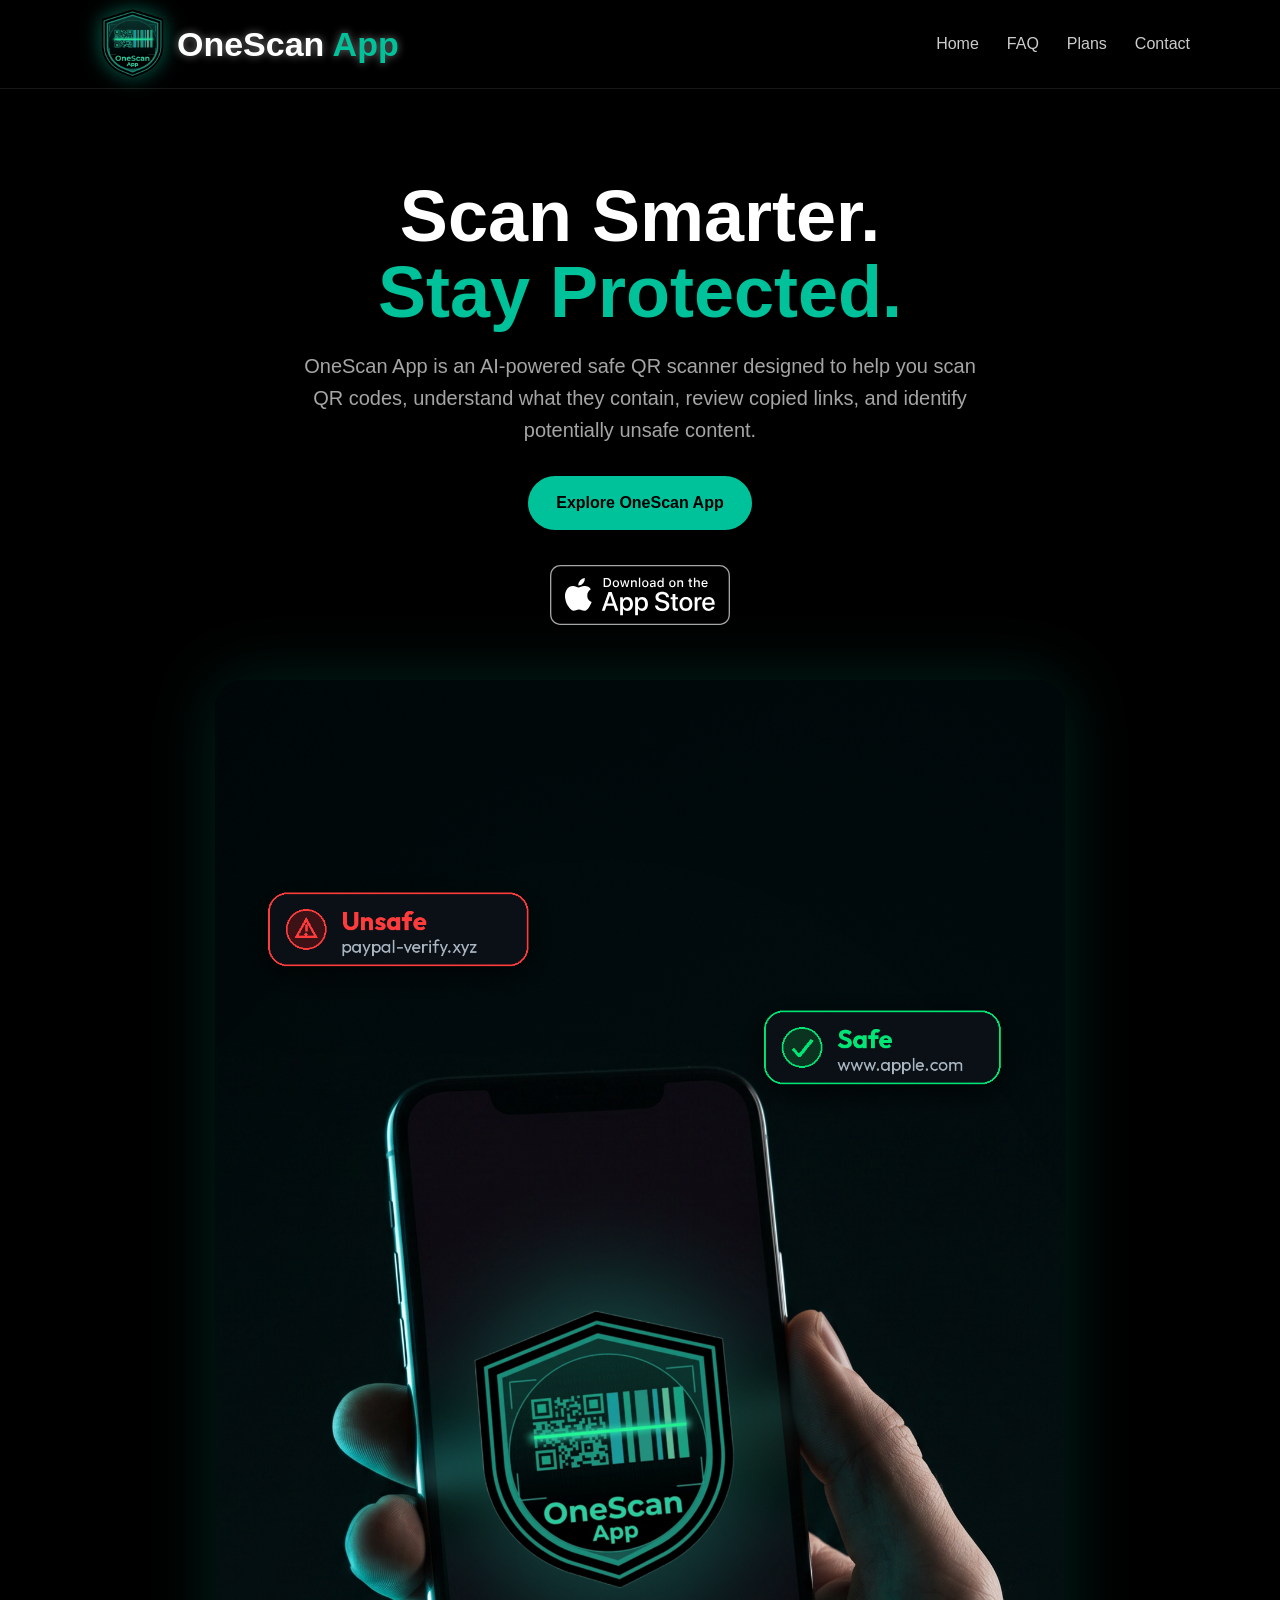
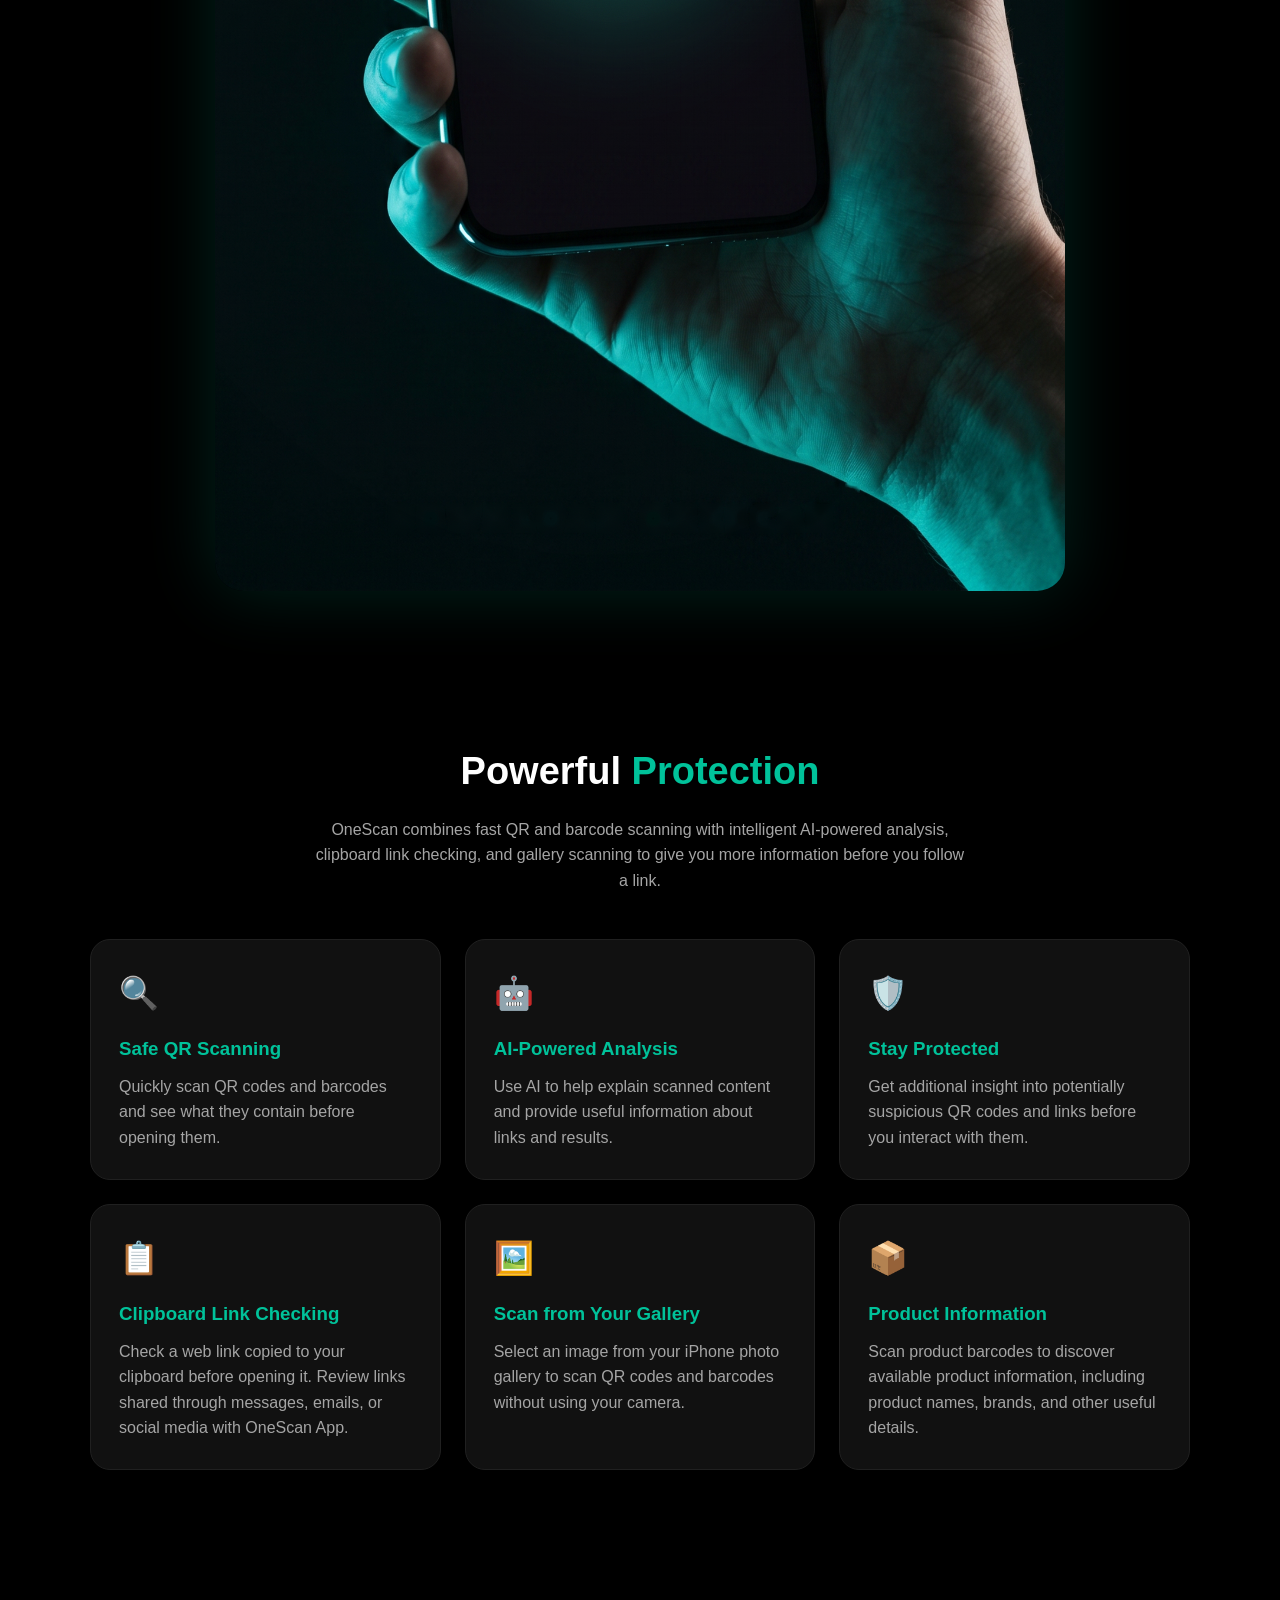
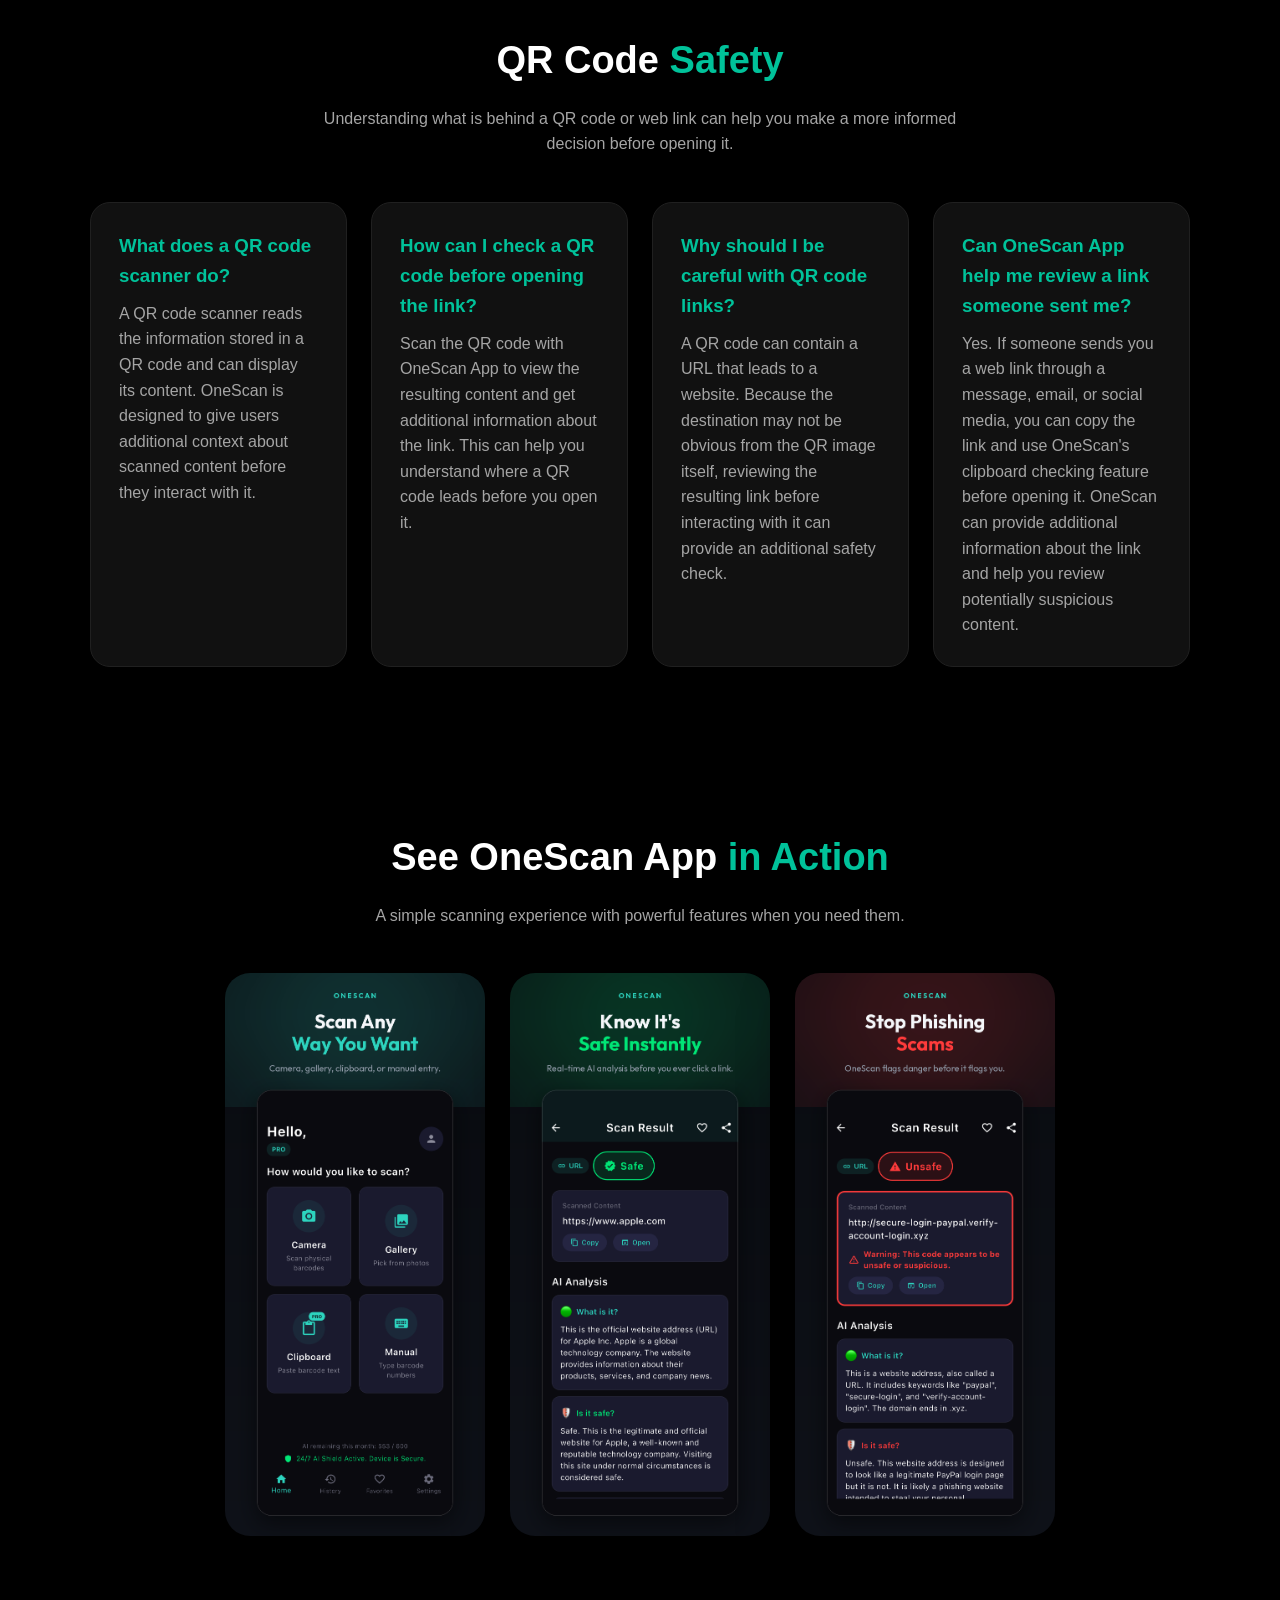
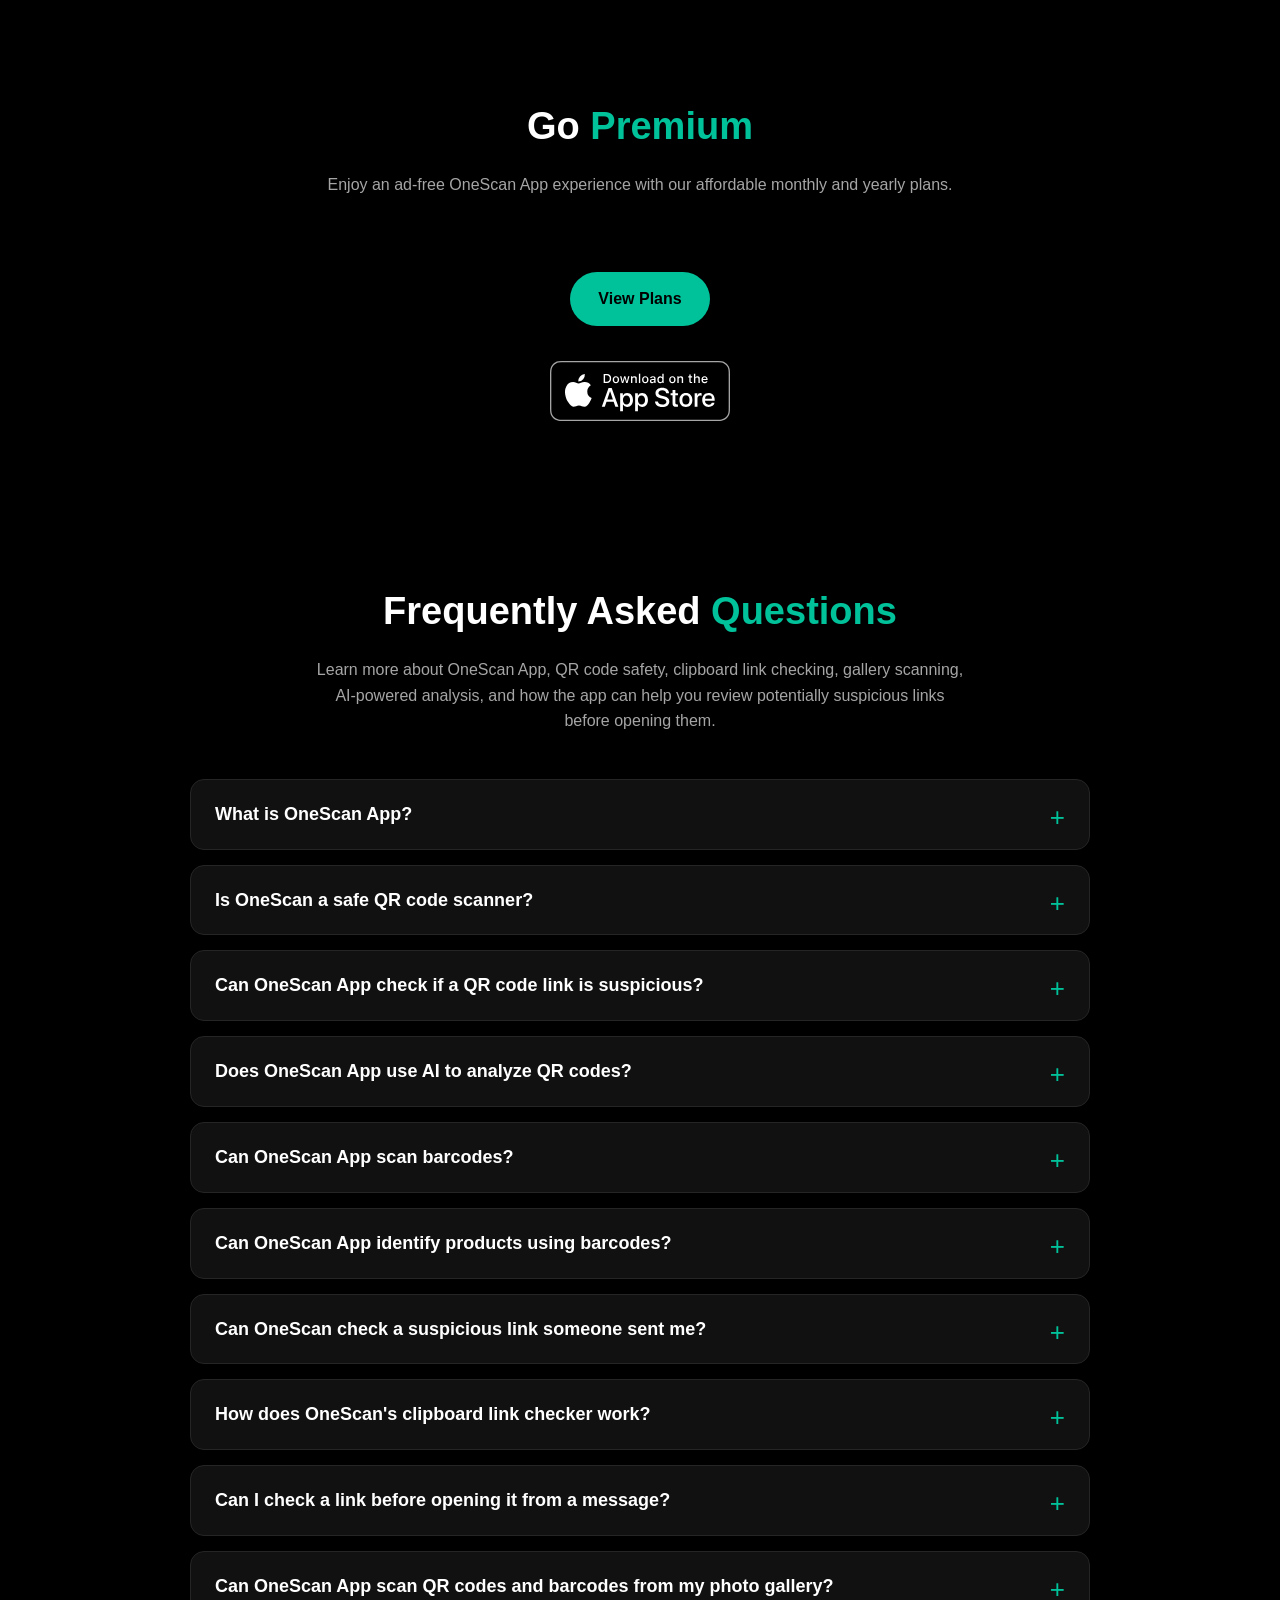
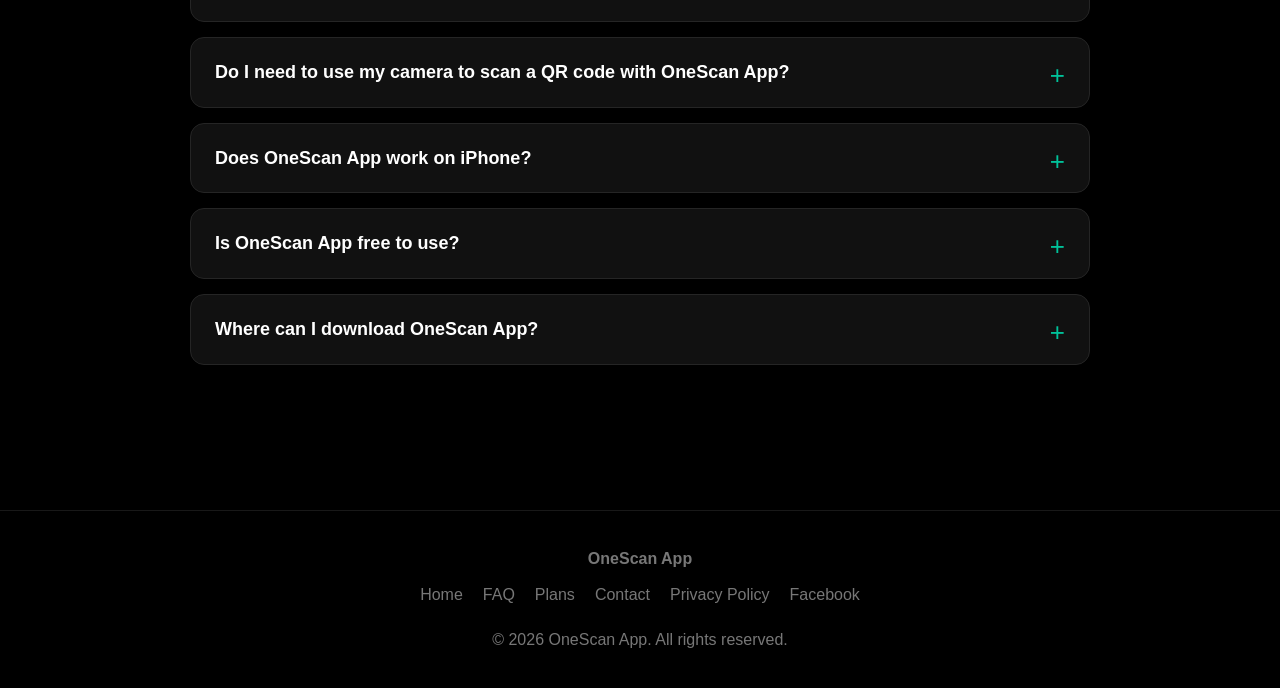
<file: index.html>
<!DOCTYPE html>
<html lang="en">
<head>
    <meta charset="UTF-8">
    <meta name="viewport" content="width=device-width, initial-scale=1.0">
    
    <title>OneScan — AI Safe QR Scanner</title>

    <meta name="description"
          content="OneScan App is an AI-powered QR code and barcode scanner for iPhone that helps you scan, understand, and review potentially suspicious QR code links before opening them. Check copied links and scan QR codes or barcodes from your photo gallery.">

    <link rel="canonical"
          href="https://smartsoftnai.github.io/onescan/">

    <!-- Open Graph / Social Sharing -->
    <meta property="og:title"
          content="OneScan App — AI Safe QR Scanner">

    <meta property="og:description"
          content="Scan QR codes, check copied web links, scan images from your gallery, and get additional information about potentially suspicious content with OneScan App.">

    <meta property="og:type"
          content="website">

    <meta property="og:url"
          content="https://smartsoftnai.github.io/onescan/">

    <meta property="og:image"
          content="https://smartsoftnai.github.io/onescan/images/image1.png">

    <meta property="og:site_name"
          content="OneScan">

    <!-- Twitter / X Sharing -->
    <meta name="twitter:card"
          content="summary_large_image">

    <meta name="twitter:title"
          content="OneScan App — AI Safe QR Scanner">

    <meta name="twitter:description"
          content="AI-powered QR code and barcode scanning for iPhone, clipboard link checking, and gallery image scanning.">

    <meta name="twitter:image"
          content="https://smartsoftnai.github.io/onescan/images/image1.png">

    <!-- Google Search Console Verification -->
    <meta name="google-site-verification"
          content="yjP-zMJBmZvENsE0Z_IdALuYxAj0rpwDINtPGKGWK9o">

    <!-- Software Application Structured Data -->
    <script type="application/ld+json">
    {
        "@context": "https://schema.org",
        "@type": "SoftwareApplication",
        "name": "OneScan",
        "alternateName": "OneScan App — AI Safe QR Scanner",
        "description": "OneScan App is an AI-powered QR code and barcode scanner for iPhone that helps users scan, understand, and review potentially suspicious QR code links before opening them. It also supports clipboard link checking and scanning QR codes or barcodes from images in the photo gallery.",
        "operatingSystem": "iOS",
        "applicationCategory": "UtilitiesApplication",
        "url": "https://smartsoftnai.github.io/onescan/",
        "downloadUrl": "https://apps.apple.com/app/id6788156908",
        "installUrl": "https://apps.apple.com/app/id6788156908",
        "image": "https://smartsoftnai.github.io/onescan/images/logo.png",
        "offers": {
            "@type": "Offer",
            "price": "0",
            "priceCurrency": "USD"
        }
    }
    </script>

    <link rel="stylesheet" href="style.css">
</head>

<body>

<!-- Navigation -->
<nav class="navbar">
    <div class="container nav-inner">

        <a href="index.html" class="brand">
            <img src="images/logo.png" alt="OneScan logo">
            <span>OneScan <span class="green">App</span></span>
        </a>

        <!-- Desktop navigation -->
        <div class="nav-links">
            <a href="index.html">Home</a>
            <a href="index.html#faq">FAQ</a>
            <a href="plans.html">Plans</a>
            <a href="contact.html">Contact</a>
        </div>

        <!-- Mobile hamburger button -->
        <button class="menu-toggle" aria-label="Open navigation menu">
            ☰
        </button>

    </div>
</nav>


<!-- Hero -->
<section class="hero">
    <div class="container">

        <h1>
            Scan Smarter.<br>
            <span class="green">Stay Protected.</span>
        </h1>

        <p>
            OneScan App is an AI-powered safe QR scanner designed to help you
            scan QR codes, understand what they contain, review copied links,
            and identify potentially unsafe content.
        </p>

        <a href="#features" class="button">
            Explore OneScan App
        </a>

        <div class="app-store-download">
            <a href="https://apps.apple.com/app/id6788156908"
               target="_blank"
               rel="noopener">

                <img
                    src="images/app-store-badge.svg"
                    alt="Download on the App Store"
                    class="app-store-badge"
                >

            </a>
        </div>

        <img
            src="images/image1.png"
            alt="OneScan AI Safe QR Scanner"
            class="hero-image"
        >

    </div>
</section>


<!-- Features -->
<section class="section" id="features">
    <div class="container">

        <h2 class="section-title">
            Powerful <span class="green">Protection</span>
        </h2>

        <p class="section-subtitle">
            OneScan combines fast QR and barcode scanning with intelligent
            AI-powered analysis, clipboard link checking, and gallery scanning
            to give you more information before you follow a link.
        </p>

        <div class="features qr-safety-grid">

            <!-- Feature 1 -->
            <div class="card">
                <div class="card-icon">🔍</div>

                <h3>Safe QR Scanning</h3>

                <p>
                    Quickly scan QR codes and barcodes and see what they
                    contain before opening them.
                </p>
            </div>


            <!-- Feature 2 -->
            <div class="card">
                <div class="card-icon">🤖</div>

                <h3>AI-Powered Analysis</h3>

                <p>
                    Use AI to help explain scanned content and provide
                    useful information about links and results.
                </p>
            </div>


            <!-- Feature 3 -->
            <div class="card">
                <div class="card-icon">🛡️</div>

                <h3>Stay Protected</h3>

                <p>
                    Get additional insight into potentially suspicious
                    QR codes and links before you interact with them.
                </p>
            </div>


            <!-- Feature 4 -->
            <div class="card">
                <div class="card-icon">📋</div>

                <h3>Clipboard Link Checking</h3>

                <p>
                    Check a web link copied to your clipboard before opening it.
                    Review links shared through messages, emails, or social media
                    with OneScan App.
                </p>
            </div>


            <!-- Feature 5 -->
            <div class="card">
                <div class="card-icon">🖼️</div>

                <h3>Scan from Your Gallery</h3>

                <p>
                    Select an image from your iPhone photo gallery to scan
                    QR codes and barcodes without using your camera.
                </p>
            </div>

            
            <!-- Feature 6 -->
            <div class="card">
                <div class="card-icon">📦</div>

                <h3>Product Information</h3>

                <p>
                    Scan product barcodes to discover available product
                    information, including product names, brands, and
                    other useful details.
                </p>
            </div>

        </div>

    </div>
</section>


<!-- QR Code Safety Information -->
<section class="section">
    <div class="container">

        <h2 class="section-title">
            QR Code <span class="green">Safety</span>
        </h2>

        <p class="section-subtitle">
            Understanding what is behind a QR code or web link can help you
            make a more informed decision before opening it.
        </p>

        <div class="features">

            <!-- Safety Information 1 -->
            <div class="card">

                <h3>What does a QR code scanner do?</h3>

                <p>
                    A QR code scanner reads the information stored in a QR
                    code and can display its content. OneScan is designed
                    to give users additional context about scanned content
                    before they interact with it.
                </p>

            </div>


            <!-- Safety Information 2 -->
            <div class="card">

                <h3>How can I check a QR code before opening the link?</h3>

                <p>
                    Scan the QR code with OneScan App to view the resulting
                    content and get additional information about the link.
                    This can help you understand where a QR code leads
                    before you open it.
                </p>

            </div>


            <!-- Safety Information 3 -->
            <div class="card">

                <h3>Why should I be careful with QR code links?</h3>

                <p>
                    A QR code can contain a URL that leads to a website.
                    Because the destination may not be obvious from the QR
                    image itself, reviewing the resulting link before
                    interacting with it can provide an additional safety
                    check.
                </p>

            </div>


            <!-- Safety Information 4 -->
            <div class="card">

                <h3>Can OneScan App help me review a link someone sent me?</h3>

                <p>
                    Yes. If someone sends you a web link through a message,
                    email, or social media, you can copy the link and use
                    OneScan's clipboard checking feature before opening it.
                    OneScan can provide additional information about the link
                    and help you review potentially suspicious content.
                </p>

            </div>

        </div>

    </div>
</section>


<!-- Screenshots -->
<section class="section">
    <div class="container">

        <h2 class="section-title">
            See OneScan App <span class="green">in Action</span>
        </h2>

        <p class="section-subtitle">
            A simple scanning experience with powerful features when
            you need them.
        </p>

        <div class="screenshots">

            <img
                src="images/screen1.png"
                alt="OneScan QR scanner app screenshot"
            >

            <img
                src="images/screen2.png"
                alt="OneScan AI analysis app screenshot"
            >

            <img
                src="images/screen3.png"
                alt="OneScan scan results app screenshot"
            >

        </div>

    </div>
</section>


<!-- Premium -->
<section class="section">
    <div class="container">

        <h2 class="section-title">
            Go <span class="green">Premium</span>
        </h2>

        <p class="section-subtitle">
            Enjoy an ad-free OneScan App experience with our affordable
            monthly and yearly plans.
        </p>

        <div style="text-align:center;">

            <a href="plans.html" class="button">
                View Plans
            </a>

            <div class="app-store-download">
                <a href="https://apps.apple.com/app/id6788156908"
                   target="_blank"
                   rel="noopener">

                    <img
                        src="images/app-store-badge.svg"
                        alt="Download on the App Store"
                        class="app-store-badge"
                    >

                </a>
            </div>

        </div>

    </div>
</section>


<!-- FAQ -->
<section class="section faq-section" id="faq">
    <div class="container">

        <h2 class="section-title">
            Frequently Asked <span class="green">Questions</span>
        </h2>

        <p class="section-subtitle">
            Learn more about OneScan App, QR code safety, clipboard link
            checking, gallery scanning, AI-powered analysis, and how the
            app can help you review potentially suspicious links before
            opening them.
        </p>

        <div class="faq">

            <!-- FAQ 1 -->
            <details class="faq-item">
                <summary>What is OneScan App?</summary>

                <p>
                    OneScan App is an AI-powered QR code and barcode scanner
                    for iPhone. It helps you scan QR codes, understand the
                    content behind them, and get additional information about
                    potentially suspicious links before you open them.
                </p>
            </details>


            <!-- FAQ 2 -->
            <details class="faq-item">
                <summary>Is OneScan a safe QR code scanner?</summary>

                <p>
                    OneScan App is designed to help users make more informed
                    decisions before interacting with QR code links. It can
                    scan QR codes and provide additional information about
                    their contents and potentially suspicious URLs.
                </p>
            </details>


            <!-- FAQ 3 -->
            <details class="faq-item">
                <summary>
                    Can OneScan App check if a QR code link is suspicious?
                </summary>

                <p>
                    OneScan App can analyze scanned QR code content and provide
                    additional information about potentially suspicious links.
                    The app is designed to give users more context before
                    opening a link. It cannot guarantee that every link is safe.
                </p>
            </details>


            <!-- FAQ 4 -->
            <details class="faq-item">
                <summary>
                    Does OneScan App use AI to analyze QR codes?
                </summary>

                <p>
                    Yes. OneScan includes AI-powered analysis that can help
                    explain scanned content and provide useful information
                    about QR code results and links.
                </p>
            </details>


            <!-- FAQ 5 -->
            <details class="faq-item">
                <summary>Can OneScan App scan barcodes?</summary>

                <p>
                    Yes. OneScan App supports QR code and barcode scanning,
                    allowing you to quickly capture and review scanned
                    information.
                </p>
            </details>

         
            <!-- FAQ 6: Product Information -->
            <details class="faq-item">
                <summary>
                    Can OneScan App identify products using barcodes?
                </summary>

                <p>
                    Yes. OneScan App can scan product barcodes,
                    including UPC and EAN formats, to help find
                    available product information such as product
                    names, brands, and other details. Available
                    information may vary depending on the product
                    and database records.
                </p>
            </details>

            <!-- FAQ 6: Clipboard Link Checking -->
            <details class="faq-item">
                <summary>
                    Can OneScan check a suspicious link someone sent me?
                </summary>

                <p>
                    OneScan can help you review a web link before opening it.
                    If someone sends you a link through a message, email, or
                    social media, you can copy the link and use the clipboard
                    checking feature to review its content and receive
                    additional information about potentially suspicious links.
                    OneScan is designed to provide helpful context, but it
                    cannot guarantee that every link is safe.
                </p>
            </details>


            <!-- FAQ 7: Clipboard Feature -->
            <details class="faq-item">
                <summary>
                    How does OneScan's clipboard link checker work?
                </summary>

                <p>
                    Copy a web link to your iPhone clipboard and use OneScan's
                    clipboard checking feature to review it before opening the
                    website. This can be useful for links received through
                    messages, emails, social media, or other apps. OneScan App
                    provides additional information to help you make a more
                    informed decision about the link.
                </p>
            </details>


            <!-- FAQ 8: Messages and Social Media -->
            <details class="faq-item">
                <summary>
                    Can I check a link before opening it from a message?
                </summary>

                <p>
                    Yes. You can copy a web link from a message, email, or
                    social media post and use OneScan App to review it before
                    opening the link. This provides an additional step for
                    understanding a potentially suspicious web destination.
                </p>
            </details>


            <!-- FAQ 9: Gallery Scanning -->
            <details class="faq-item">
                <summary>
                    Can OneScan App scan QR codes and barcodes from my photo gallery?
                </summary>

                <p>
                    Yes. OneScan allows you to select an image from your
                    iPhone photo gallery and scan QR codes or barcodes
                    contained in the image. This is useful when you already
                    have a screenshot, saved photo, or downloaded image
                    containing a QR code or barcode.
                </p>
            </details>


            <!-- FAQ 10: Camera and Gallery -->
            <details class="faq-item">
                <summary>
                    Do I need to use my camera to scan a QR code with OneScan App?
                </summary>

                <p>
                    No. In addition to camera-based scanning, OneScan App
                    supports selecting an image from your photo gallery to
                    review QR codes and barcodes that are already saved on
                    your iPhone.
                </p>
            </details>


            <!-- FAQ 11: iPhone -->
            <details class="faq-item">
                <summary>Does OneScan App work on iPhone?</summary>

                <p>
                    Yes. OneScan App is available for iPhone through the
                    Apple App Store.
                </p>
            </details>


            <!-- FAQ 12: Free and Premium -->
            <details class="faq-item">
                <summary>Is OneScan App free to use?</summary>

                <p>
                    OneScan App is available as a free app with optional
                    premium plans. Premium plans provide an ad-free
                    OneScan experience.
                </p>
            </details>


            <!-- FAQ 13: Download -->
            <details class="faq-item">
                <summary>Where can I download OneScan App?</summary>

                <p>
                    OneScan App is available on the Apple App Store. You can
                    download the app directly from the official OneScan
                    website or through the App Store.
                </p>
            </details>

        </div>

    </div>
</section>


<!-- Footer -->
<footer>
    <div class="container">

        <strong>OneScan App</strong>

        <div class="footer-links">

            <a href="index.html">
                Home
            </a>

            <a href="index.html#faq">
                FAQ
            </a>

            <a href="plans.html">
                Plans
            </a>

            <a href="contact.html">
                Contact
            </a>

            <a href="https://smartsoftnai.github.io/onescan-privacy-policy/">
                Privacy Policy
            </a>

            <a href="https://www.facebook.com/profile.php?id=61593759449495"
               target="_blank"
               rel="noopener">
                Facebook
            </a>

        </div>

        <p style="margin-top:20px;">
            © 2026 OneScan App. All rights reserved.
        </p>

    </div>
</footer>


<!-- Mobile Navigation -->
<script>
    const menuToggle = document.querySelector(".menu-toggle");
    const navLinks = document.querySelector(".nav-links");

    menuToggle.addEventListener("click", () => {
        navLinks.classList.toggle("active");
    });
</script>

</body>
</html>
</file>
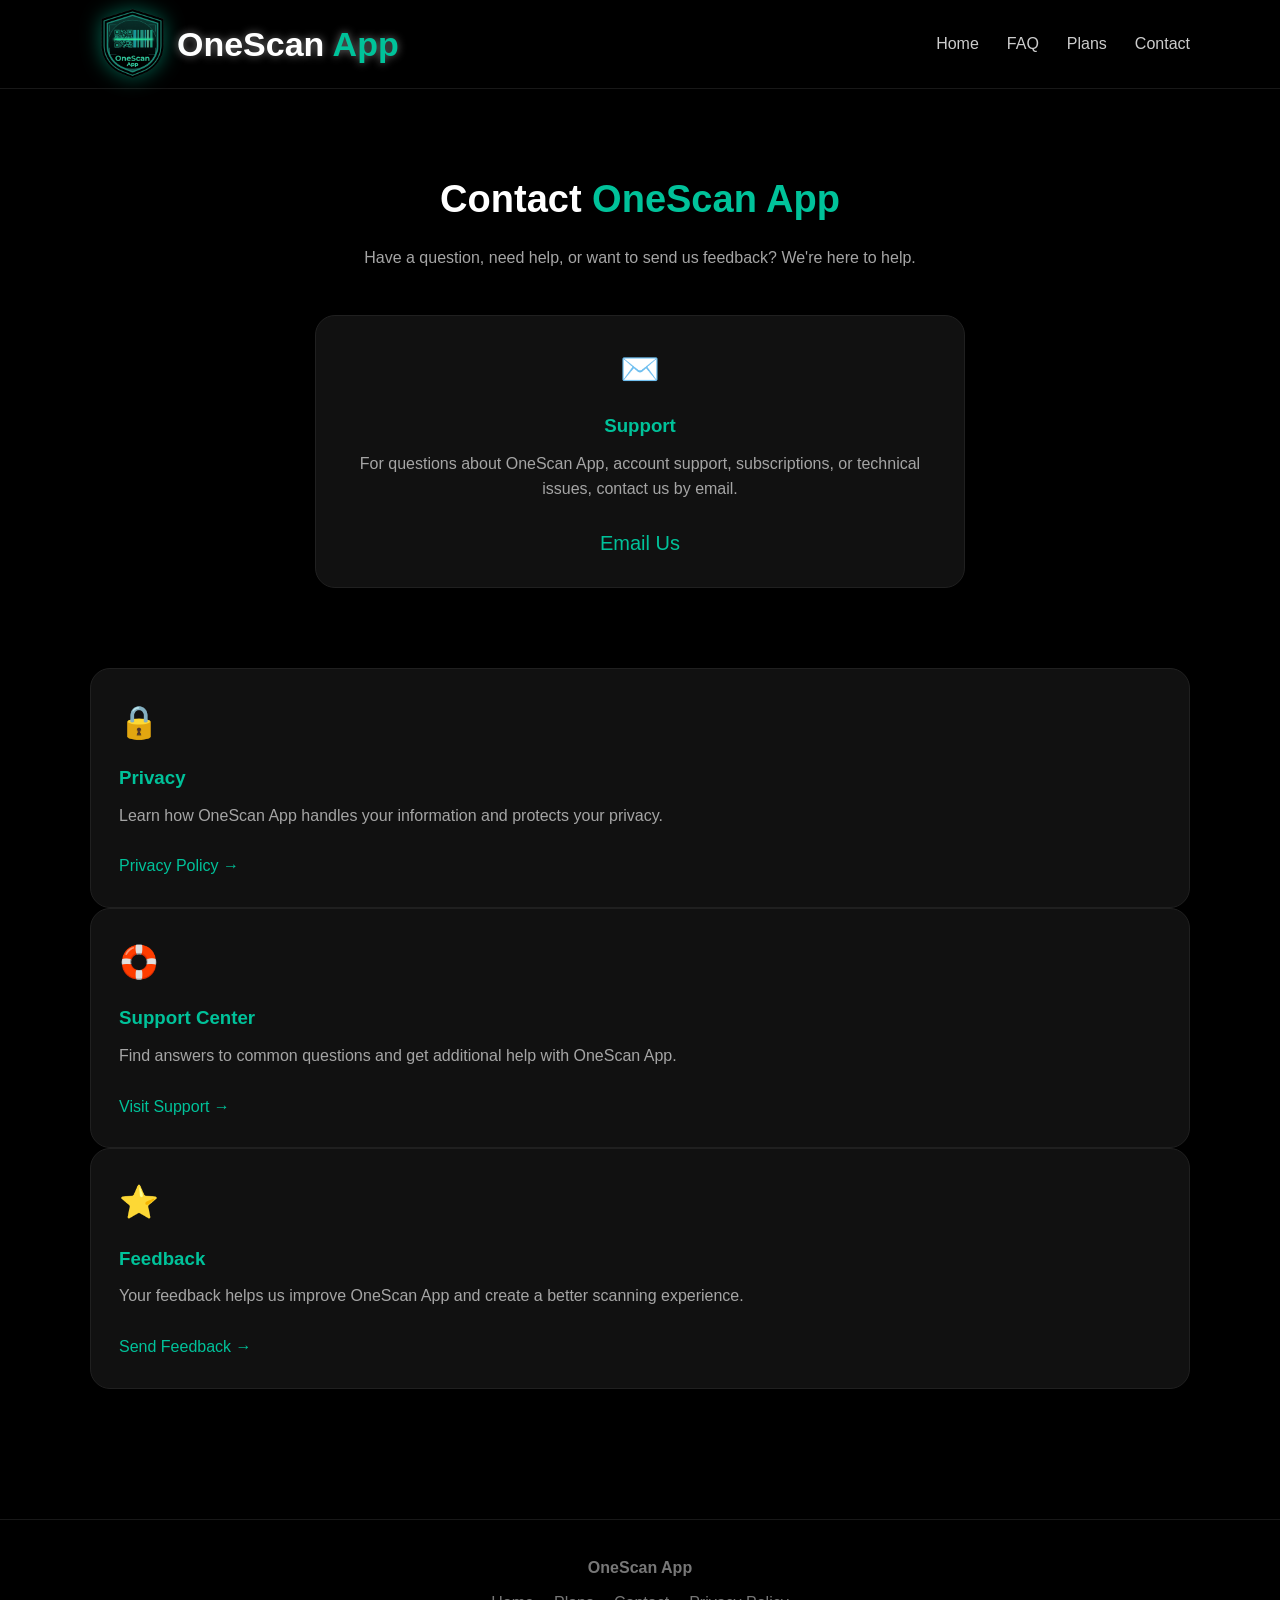
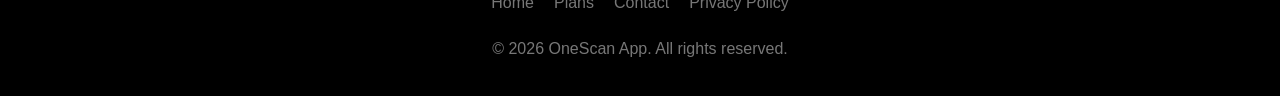
<file: contact.html>
<!DOCTYPE html>
<html lang="en">
<head>
    <meta charset="UTF-8">
    <meta name="viewport" content="width=device-width, initial-scale=1.0">

    <title>OneScan — Contact</title>

    <meta name="description"
          content="Contact OneScan support for questions, feedback, or assistance.">

    <link rel="stylesheet" href="style.css">
</head>

<body>

<!-- Navigation -->
<nav class="navbar">
    <div class="container nav-inner">

        <a href="index.html" class="brand">
            <img src="images/logo.png" alt="OneScan logo">
            <span>OneScan <span class="green">App</span>
        </a>

        <!-- Desktop navigation -->
        <div class="nav-links">
    <a href="index.html">Home</a>
    <a href="index.html#faq">FAQ</a>
    <a href="plans.html">Plans</a>
    <a href="contact.html">Contact</a>
</div>

        <!-- Mobile hamburger button -->
        <button class="menu-toggle" aria-label="Open navigation menu">
            ☰
        </button>

    </div>
</nav>

<!-- Contact -->
<section class="section">
    <div class="container">

        <div class="contact-box">

            <h1 class="section-title">
                Contact <span class="green">OneScan <span class="green">App</span>
            </h1>

            <p class="section-subtitle">
                Have a question, need help, or want to send us feedback?
                We're here to help.
            </p>

            <div class="card">

                <div class="card-icon">✉️</div>

                <h3>Support</h3>

                <p>
                    For questions about OneScan App, account support,
                    subscriptions, or technical issues, contact us by email.
                </p>

                <a
                    href="mailto:onescan.app1@gmail.com"
                    class="email"
                >
                    Email Us
                </a>

            </div>

        </div>

    </div>
</section>


<!-- Additional Links -->
<section class="section" style="padding-top:0;">

    <div class="container">

        <div class="features">

            <div class="card">

                <div class="card-icon">🔒</div>

                <h3>Privacy</h3>

                <p>
                    Learn how OneScan App handles your information
                    and protects your privacy.
                </p>

                <a
                    href="https://smartsoftnai.github.io/onescan-privacy-policy/"
                    class="email"
                    style="font-size:16px;"
                >
                    Privacy Policy →
                </a>

            </div>


            <div class="card">

                <div class="card-icon">🛟</div>

                <h3>Support Center</h3>

                <p>
                    Find answers to common questions and get
                    additional help with OneScan App.
                </p>

                <a
                    href="https://smartsoftnai.github.io/onescan-support/"
                    class="email"
                    style="font-size:16px;"
                >
                    Visit Support →
                </a>

            </div>


            <div class="card">

                <div class="card-icon">⭐</div>

                <h3>Feedback</h3>

                <p>
                    Your feedback helps us improve OneScan App
                    and create a better scanning experience.
                </p>

                <a
                    href="mailto:onescan.app1@gmail.com?subject=OneScan%20Feedback"
                    class="email"
                    style="font-size:16px;"
                >
                    Send Feedback →
                </a>

            </div>

        </div>

    </div>

</section>


<!-- Footer -->
<footer>
    <div class="container">

        <strong>OneScan App</strong>

        <div class="footer-links">
            <a href="index.html">Home</a>
            <a href="plans.html">Plans</a>
            <a href="contact.html">Contact</a>

            <a href="https://smartsoftnai.github.io/onescan-privacy-policy/">
                Privacy Policy
            </a>
        </div>

        <p style="margin-top:20px;">
            © 2026 OneScan App. All rights reserved.
        </p>

    </div>
</footer>

   <script>
    const menuToggle = document.querySelector(".menu-toggle");
    const navLinks = document.querySelector(".nav-links");

    menuToggle.addEventListener("click", () => {
        navLinks.classList.toggle("active");
    });
</script> 
</body>
</html>
</file>
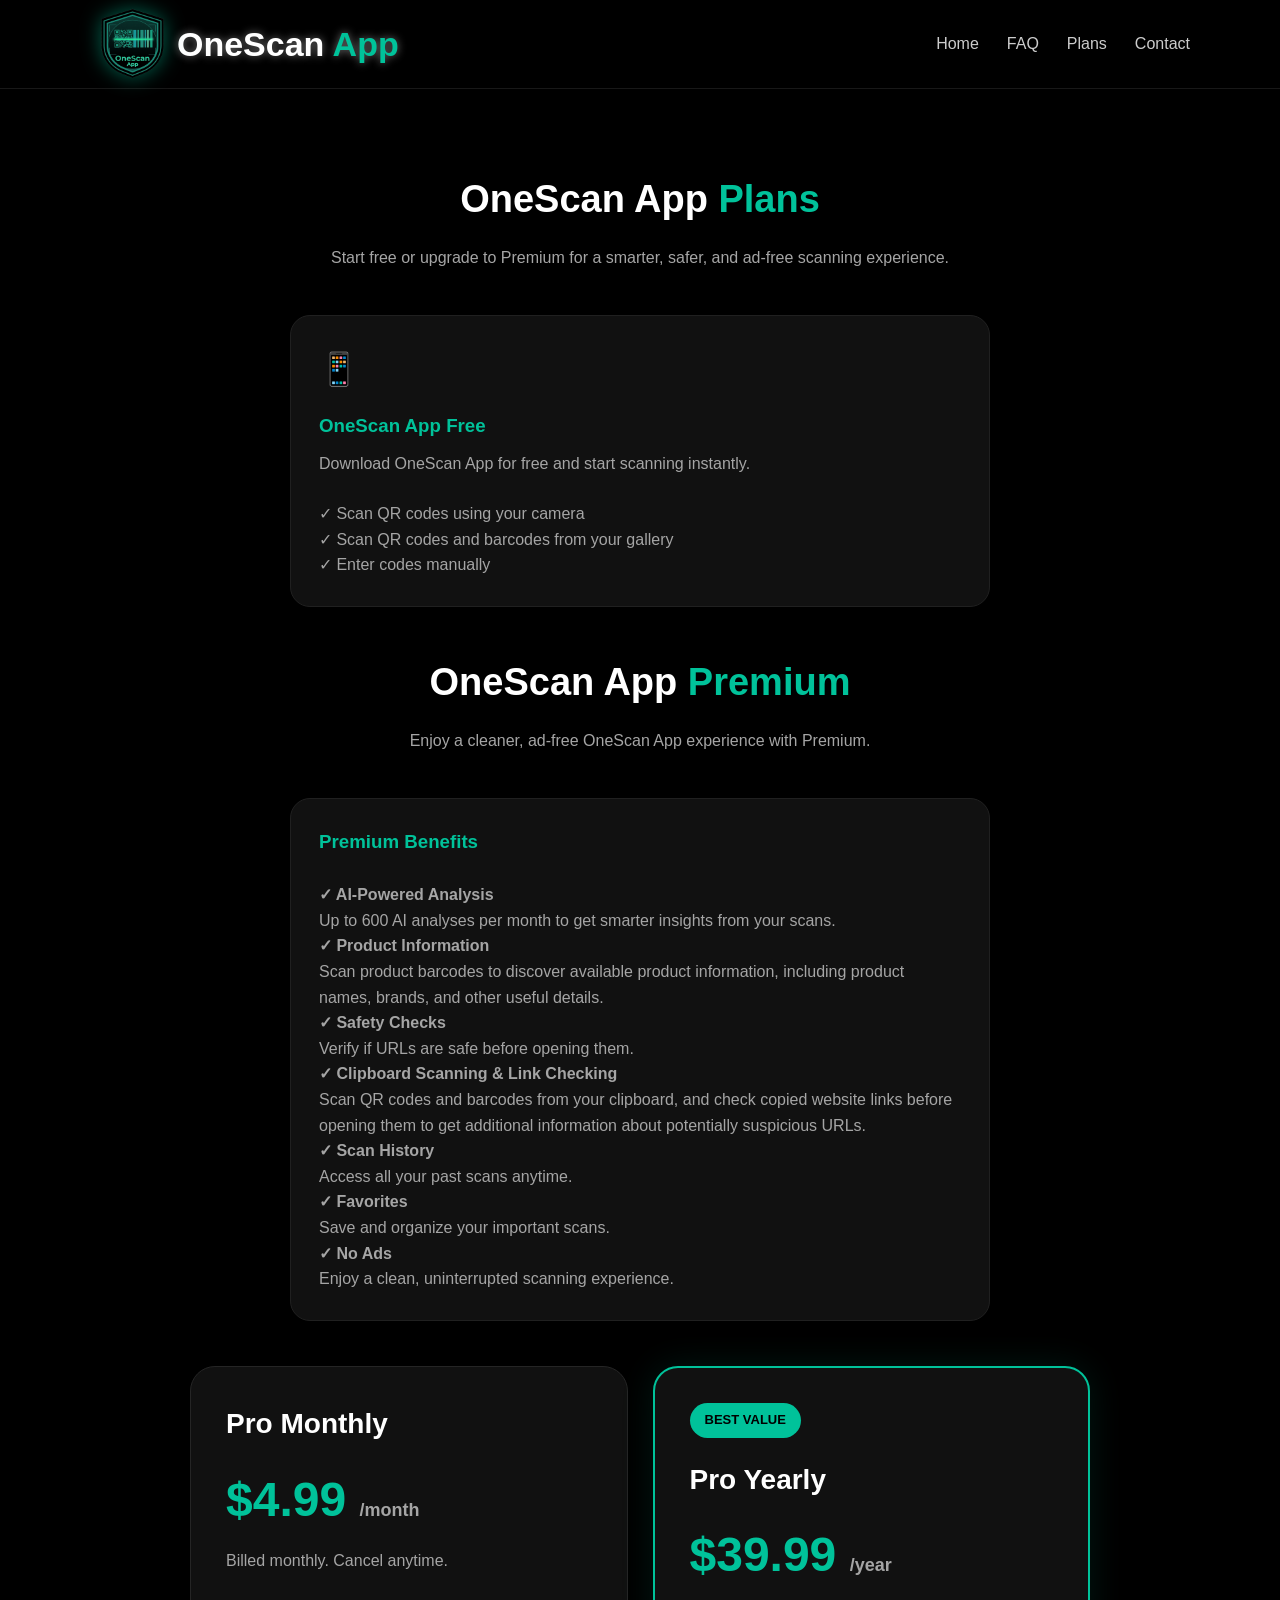
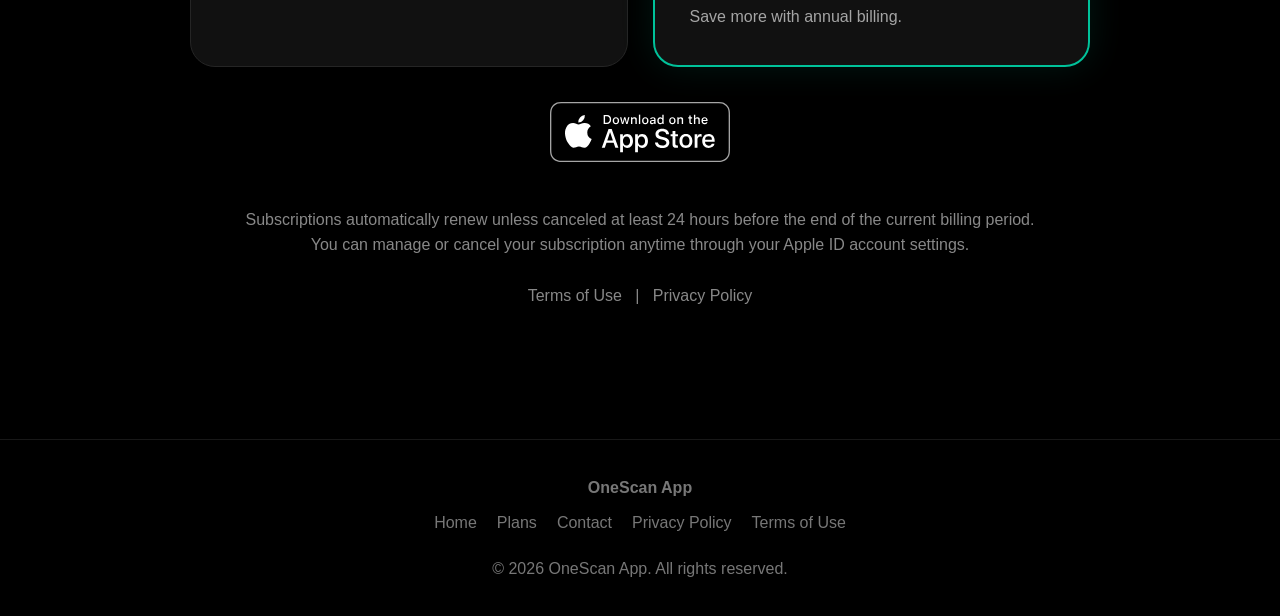
<file: plans.html>
<!DOCTYPE html>
<html lang="en">
<head>
    <meta charset="UTF-8">
    <meta name="viewport" content="width=device-width, initial-scale=1.0">

    <title>OneScan — Plans</title>

    <meta name="description"
          content="Explore OneScan App Free and Premium plans. Scan QR codes, analyze URLs with AI, and enjoy an ad-free experience with OneScan App Premium.">

    <link rel="stylesheet" href="style.css">
</head>

<body>

<!-- Navigation -->
<nav class="navbar">
    <div class="container nav-inner">

        <a href="index.html" class="brand">
            <img src="images/logo.png" alt="OneScan logo">
            <span>OneScan <span class="green">App</span>
        </a>

        <!-- Desktop navigation -->
        <div class="nav-links">
    <a href="index.html">Home</a>
    <a href="index.html#faq">FAQ</a>
    <a href="plans.html">Plans</a>
    <a href="contact.html">Contact</a>
</div>

        <!-- Mobile hamburger button -->
        <button class="menu-toggle" aria-label="Open navigation menu">
            ☰
        </button>

    </div>
</nav>

<!-- Plans -->
<section class="section">

<div class="container">


<h1 class="section-title">
    OneScan App <span class="green">Plans</span>
</h1>


<p class="section-subtitle">
    Start free or upgrade to Premium for a smarter, safer, and ad-free scanning experience.
</p>



<!-- Free Account -->

<div class="card" style="max-width:700px; margin:0 auto 45px;">

    <div class="card-icon">
        📱
    </div>

    <h3>
        OneScan App Free
    </h3>


    <p>
        Download OneScan App for free and start scanning instantly.
    </p>


    <div style="text-align:left; margin-top:25px;">

        <p>
            ✓ Scan QR codes using your camera
        </p>

        <p>
            ✓ Scan QR codes and barcodes from your gallery
        </p>

        <p>
            ✓ Enter codes manually
        </p>

    </div>

</div>





<!-- Premium -->

<h1 class="section-title">
    OneScan App <span class="green">Premium</span>
</h1>


<p class="section-subtitle">
    Enjoy a cleaner, ad-free OneScan App experience with Premium.
</p>




<!-- Premium Features -->

<div class="card" style="max-width:700px; margin:0 auto 45px;">


<h3>
    Premium Benefits
</h3>


<div style="text-align:left; margin-top:25px;">


<p>
<strong>✓ AI-Powered Analysis</strong><br>
Up to 600 AI analyses per month to get smarter insights from your scans.
</p>

<p>
<strong>✓ Product Information</strong><br>
Scan product barcodes to discover available product information, including product names, brands, and other useful details.
</p>

<p>
<strong>✓ Safety Checks</strong><br>
Verify if URLs are safe before opening them.
</p>

<p>
<strong>✓ Clipboard Scanning & Link Checking</strong><br>
Scan QR codes and barcodes from your clipboard, and check copied website links before opening them to get additional information about potentially suspicious URLs.
</p>


<p>
<strong>✓ Scan History</strong><br>
Access all your past scans anytime.
</p>

<p>
<strong>✓ Favorites</strong><br>
Save and organize your important scans.
</p>



<p>
<strong>✓ No Ads</strong><br>
Enjoy a clean, uninterrupted scanning experience.
</p>


</div>


</div>






<!-- Subscription Plans -->

<div class="plans">


<!-- Monthly -->

<div class="plan">

<h3>
Pro Monthly
</h3>


<div class="price">
$4.99
<span class="period">/month</span>
</div>


<p class="plan-description">
Billed monthly. Cancel anytime.
</p>


</div>





<!-- Yearly -->

<div class="plan featured">


<div class="plan-badge">
BEST VALUE
</div>


<h3>
Pro Yearly
</h3>


<div class="price">
$39.99
<span class="period">/year</span>
</div>


<p class="plan-description">
Save more with annual billing.
</p>


</div>



</div>


<div class="app-store-download">
    <a href="https://apps.apple.com/app/id6788156908"
       target="_blank"
       rel="noopener">

        <img
            src="images/app-store-badge.svg"
            alt="Download on the App Store"
            class="app-store-badge"
        >

    </a>
</div>


<!-- Subscription Information -->

<div style="text-align:center; margin-top:45px; color:#888;">


<p>
Subscriptions automatically renew unless canceled at least 24 hours before the end of the current billing period.
</p>


<p>
You can manage or cancel your subscription anytime through your Apple ID account settings.
</p>



<p style="margin-top:25px;">


<a href="https://www.apple.com/legal/internet-services/itunes/dev/stdeula/">
Terms of Use
</a>


&nbsp; | &nbsp;


<a href="https://smartsoftnai.github.io/onescan-privacy-policy/">
Privacy Policy
</a>


</p>


</div>



</div>

</section>





<!-- Footer -->

<footer>

<div class="container">


<strong>
OneScan App
</strong>



<div class="footer-links">

<a href="index.html">
Home
</a>


<a href="plans.html">
Plans
</a>


<a href="contact.html">
Contact
</a>



<a href="https://smartsoftnai.github.io/onescan-privacy-policy/">
Privacy Policy
</a>


<a href="https://www.apple.com/legal/internet-services/itunes/dev/stdeula/">
Terms of Use
</a>


</div>



<p style="margin-top:20px;">
© 2026 OneScan App. All rights reserved.
</p>


</div>

</footer>

<script>
    const menuToggle = document.querySelector(".menu-toggle");
    const navLinks = document.querySelector(".nav-links");

    menuToggle.addEventListener("click", () => {
        navLinks.classList.toggle("active");
    });
</script>

</body>
</html>
</file>
<file: style.css>
:root {
    --green: #00C29A;
    --green-light: #25D9B5;
    --black: #000000;
    --dark: #0a0a0a;
    --card: #111111;
    --card-border: #202020;
    --white: #ffffff;
    --gray: #a5a5a5;
}

* {
    box-sizing: border-box;
    margin: 0;
    padding: 0;
}

html {
    scroll-behavior: smooth;
}

body {
    font-family: -apple-system, BlinkMacSystemFont, "Segoe UI",
                 Roboto, Helvetica, Arial, sans-serif;
    background: var(--black);
    color: var(--white);
    line-height: 1.6;
}

a {
    color: inherit;
    text-decoration: none;
}

.container {
    width: min(1100px, 92%);
    margin: 0 auto;
}


/* =========================================
   Navigation
   ========================================= */

.navbar {
    position: sticky;
    top: 0;
    z-index: 100;
    background: rgba(0, 0, 0, 0.92);
    backdrop-filter: blur(12px);
    border-bottom: 1px solid #181818;
}

.nav-inner {
    height: 88px;
    display: flex;
    align-items: center;
    justify-content: space-between;
}

.brand {
    display: flex;
    align-items: center;
    gap: 2px;
    font-size: 34px;
    font-weight: 700;
}

.brand img {
    width: 85px;
    height: 85px;
    border-radius: 3px;
    object-fit: contain;
    filter: drop-shadow(0 0 10px rgba(0, 194, 154, 0.50));
}

.brand span {
    text-shadow: 0 0 8px rgba(255, 255, 255, 0.45);
}

.nav-links {
    display: flex;
    gap: 28px;
    align-items: center;
}

.nav-links a {
    color: #cccccc;
    transition: 0.2s;
}

.nav-links a:hover,
.nav-links .active {
    color: var(--green);
}


/* =========================================
   Mobile Menu Button
   ========================================= */

.menu-toggle {
    display: none;
    background: none;
    border: none;
    color: var(--white);
    font-size: 30px;
    cursor: pointer;
    padding: 5px;
}


/* =========================================
   Hero
   ========================================= */

.hero {
    padding: 90px 0 70px;
    text-align: center;
}

.hero h1 {
    font-size: clamp(42px, 7vw, 72px);
    line-height: 1.05;
    margin-bottom: 20px;
}

.green {
    color: var(--green);
}

.hero p {
    max-width: 700px;
    margin: 0 auto;
    color: var(--gray);
    font-size: 20px;
}

.hero-image {
    display: block;
    width: min(850px, 100%);
    margin: 55px auto 0;
    border-radius: 28px;
    box-shadow: 0 0 70px rgba(0, 194, 154, 0.18);
}


/* =========================================
   Buttons
   ========================================= */

.button {
    display: inline-block;
    margin-top: 30px;
    padding: 14px 28px;
    border-radius: 30px;
    background: var(--green);
    color: #000000;
    font-weight: 700;
    transition: 0.2s;
}

.button:hover {
    background: var(--green-light);
    transform: translateY(-2px);
}


/* =========================================
   Sections
   ========================================= */

.section {
    padding: 80px 0;
}

.section-title {
    text-align: center;
    font-size: 38px;
    margin-bottom: 15px;
}

.section-subtitle {
    text-align: center;
    color: var(--gray);
    max-width: 650px;
    margin: 0 auto 45px;
}


/* =========================================
   Feature Cards
   ========================================= */

/*
   Main Features Section:
   3 cards on the first row.
   2 cards centered on the second row.
*/

#features .features {
    display: flex;
    flex-wrap: wrap;
    justify-content: center;
    gap: 24px;
}

#features .features .card {
    flex: 0 1 calc((100% - 48px) / 3);
    box-sizing: border-box;
}


/* General Card Styling */

.card {
    background: var(--card);
    border: 1px solid var(--card-border);
    border-radius: 20px;
    padding: 28px;
    transition: border-color 0.2s ease,
                transform 0.2s ease;
}

.card:hover {
    border-color: rgba(0, 194, 154, 0.5);
}

.card-icon {
    font-size: 32px;
    margin-bottom: 15px;
}

.card h3 {
    margin-bottom: 10px;
    color: var(--green);
}

.card p {
    color: var(--gray);
}


/* =========================================
   QR Code Safety Section
   ========================================= */

/*
   The QR safety section follows the main
   Features section in index.html.

   Desktop:
   4 cards per row.

   Tablet:
   2 cards per row.

   Mobile:
   1 card per row.
*/

#features ~ .section .features {
    display: grid;
    grid-template-columns: repeat(4, minmax(0, 1fr));
    gap: 24px;
    align-items: stretch;
}

#features ~ .section .features .card {
    height: 100%;
    box-sizing: border-box;
}


/* =========================================
   Screenshots
   ========================================= */

.screenshots {
    display: flex;
    justify-content: center;
    gap: 25px;
    flex-wrap: wrap;
}

.screenshots img {
    width: 260px;
    max-width: 100%;
    border-radius: 25px;
    box-shadow: 0 20px 50px rgba(0, 0, 0, 0.5);
}


/* =========================================
   App Store Download Badge
   ========================================= */

.app-store-download {
    display: block;
    margin-top: 35px;
    text-align: center;
}

.app-store-badge {
    display: block;
    width: 180px;
    height: auto;
    margin: 0 auto;
}


/* =========================================
   Plans
   ========================================= */

.plans {
    display: grid;
    grid-template-columns: repeat(2, 1fr);
    gap: 25px;
    max-width: 900px;
    margin: 0 auto;
}

.plan {
    background: #111111;
    border: 1px solid #252525;
    border-radius: 25px;
    padding: 35px;
}

.plan.featured {
    border: 2px solid var(--green);
    box-shadow: 0 0 35px rgba(0, 194, 154, 0.12);
}

.plan-badge {
    display: inline-block;
    background: var(--green);
    color: #000000;
    font-weight: 800;
    padding: 7px 15px;
    border-radius: 20px;
    margin-bottom: 20px;
    font-size: 13px;
}

.plan h3 {
    font-size: 28px;
    margin-bottom: 15px;
}

.price {
    color: var(--green);
    font-size: 48px;
    font-weight: 800;
}

.period {
    color: var(--gray);
    font-size: 18px;
}

.plan-description {
    color: var(--gray);
    margin-top: 10px;
}


/* =========================================
   Contact
   ========================================= */

.contact-box {
    max-width: 650px;
    margin: 0 auto;
    text-align: center;
}

.email {
    display: inline-block;
    margin-top: 25px;
    color: var(--green);
    font-size: 20px;
}


/* =========================================
   Footer
   ========================================= */

footer {
    border-top: 1px solid #181818;
    padding: 35px 0;
    margin-top: 50px;
    text-align: center;
    color: #777777;
}

.footer-links {
    margin-top: 10px;
    display: flex;
    justify-content: center;
    gap: 20px;
    flex-wrap: wrap;
}

.footer-links a:hover {
    color: var(--green);
}


/* =========================================
   FAQ
   ========================================= */

.faq {
    max-width: 900px;
    margin: 40px auto 0;
}

.faq-item {
    background: #111111;
    border: 1px solid #252525;
    border-radius: 14px;
    margin-bottom: 15px;
    padding: 0;
    overflow: hidden;
}

.faq-item summary {
    color: #ffffff;
    cursor: pointer;
    padding: 20px 24px;
    font-size: 18px;
    font-weight: 600;
    list-style: none;
    position: relative;
    padding-right: 55px;
}

.faq-item summary::-webkit-details-marker {
    display: none;
}

.faq-item summary::after {
    content: "+";
    color: var(--green);
    position: absolute;
    right: 24px;
    top: 17px;
    font-size: 26px;
    font-weight: 400;
}

.faq-item[open] summary::after {
    content: "−";
}

.faq-item p {
    color: #b5b5b5;
    padding: 0 24px 22px;
    margin: 0;
    line-height: 1.7;
}


/* =========================================
   Tablet Layout
   ========================================= */

@media (max-width: 1100px) {

    #features ~ .section .features {
        grid-template-columns: repeat(2, minmax(0, 1fr));
    }

}


/* =========================================
   Mobile Layout
   ========================================= */

@media (max-width: 750px) {

    .nav-inner {
        height: 78px;
    }

    /* Hide normal navigation on mobile */

    .nav-links {
        display: none;
        position: absolute;
        top: 78px;
        left: 0;
        width: 100%;
        background: rgba(0, 0, 0, 0.97);
        border-top: 1px solid #181818;
        border-bottom: 1px solid #181818;
        flex-direction: column;
        align-items: center;
        gap: 0;
        padding: 15px 0;
    }

    /* Show hamburger */

    .menu-toggle {
        display: block;
    }

    /* Navigation when menu is open */

    .nav-links.active {
        display: flex;
    }

    .nav-links a {
        width: 100%;
        text-align: center;
        padding: 14px 0;
        font-size: 17px;
    }

    .nav-links a:hover,
    .nav-links .active {
        color: var(--green);
    }

    /* Mobile Hero */

    .hero {
        padding-top: 60px;
    }

    .hero p {
        font-size: 17px;
    }

    /* Mobile Features */

    #features .features .card {
        flex: 1 1 100%;
    }

    /* Mobile QR Safety Cards */

    #features ~ .section .features {
        grid-template-columns: 1fr;
    }

    /* Mobile Plans */

    .plans {
        grid-template-columns: 1fr;
    }

    /* Mobile Sections */

    .section {
        padding: 60px 0;
    }

    /* Mobile Screenshots */

    .screenshots img {
        width: min(300px, 90%);
    }

    /* Mobile Brand */

    .brand {
        font-size: 25px;
    }

    .brand img {
        width: 65px;
        height: 65px;
    }

    /* Mobile FAQ */

    .faq-item summary {
        font-size: 16px;
        padding: 18px 50px 18px 18px;
    }

    .faq-item summary::after {
        right: 18px;
        top: 15px;
    }

    .faq-item p {
        padding: 0 18px 20px;
        font-size: 15px;
    }

    /* Mobile Footer */

    .footer-links {
        gap: 12px;
    }

}
</file>
